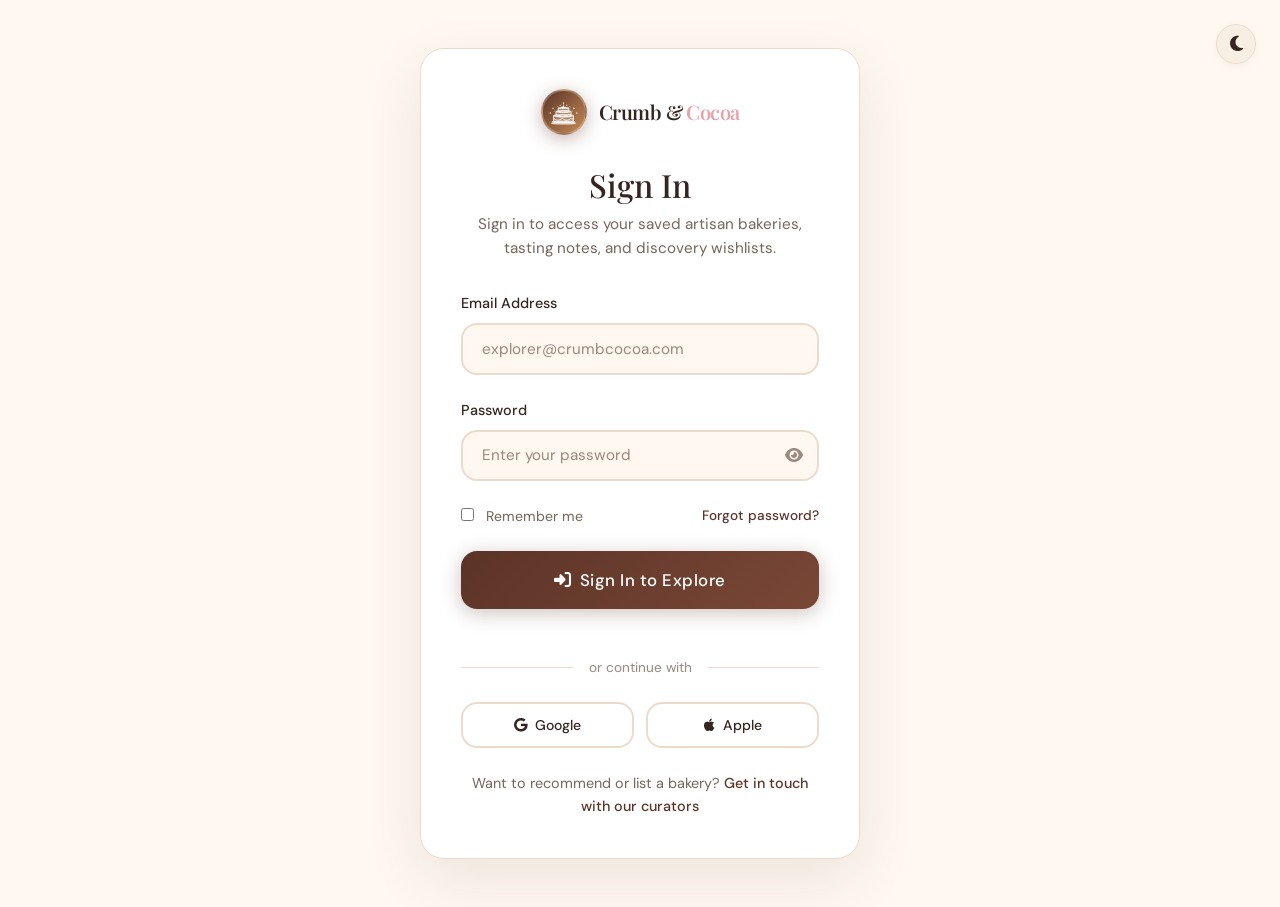
<file: pages/login.html>
<!DOCTYPE html>
<html lang="en" data-theme="light">
<head>
  <meta charset="UTF-8" />
  <meta name="viewport" content="width=device-width, initial-scale=1.0" />
  <meta name="description" content="Sign in to Crumb &amp; Cocoa — Access your saved artisan bakeries, tasting notes, and discovery wishlists." />
  <title>Sign In — Crumb &amp; Cocoa</title>
  <link rel="icon" href="data:image/svg+xml,<svg xmlns=%22http://www.w3.org/2000/svg%22 viewBox=%220 0 100 100%22><text y=%22.9em%22 font-size=%2290%22>🥐</text></svg>">
  <link rel="preconnect" href="https://fonts.googleapis.com">
  <link rel="preconnect" href="https://fonts.gstatic.com" crossorigin>
  <link href="https://fonts.googleapis.com/css2?family=DM+Sans:ital,opsz,wght@0,9..40,100..1000;1,9..40,100..1000&family=Playfair+Display:ital,wght@0,400..900;1,400..900&display=swap" rel="stylesheet">
  <link rel="stylesheet" href="../assets/css/style.css" />
  <link rel="stylesheet" href="../assets/css/dark-mode.css" />
  <link id="rtl-stylesheet" rel="stylesheet" href="../assets/css/rtl.css" disabled />
  <link rel="stylesheet" href="https://cdnjs.cloudflare.com/ajax/libs/font-awesome/6.5.0/css/all.min.css" />
</head>
<body>

<div class="auth-container">
  <div class="auth-form-side">
    <!-- Auth Page Theme Toggle -->
    <div class="auth-controls">
      <button class="nav-icon-btn" onclick="window.Scala.ThemeManager.toggle()" title="Toggle Theme" aria-label="Toggle theme">
        <i class="theme-toggle-icon fas fa-moon"></i>
      </button>
    </div>

    <div class="auth-form-container">
      <a href="../index.html" class="auth-logo">
        <div class="brand-logo">
          <svg viewBox="16 26 68 54" fill="none" xmlns="http://www.w3.org/2000/svg" style="width:33px; height:33px; display:block;">
            <path d="M26 44Q28.5 44 28.5 41.5Q28.5 44 31 44Q28.5 44 28.5 46.5Q28.5 44 26 44Z" fill="#ffffff"/>
            <path d="M20 54Q22.5 54 22.5 51.5Q22.5 54 25 54Q22.5 54 22.5 56.5Q22.5 54 20 54Z" fill="#ffffff"/>
            <path d="M41 38Q43 38 43 36Q43 38 45 38Q43 38 43 40Q43 38 41 38Z" fill="#ffffff"/>
            <path d="M55 38Q57 38 57 36Q57 38 59 38Q57 38 57 40Q57 38 55 38Z" fill="#ffffff"/>
            <path d="M69 44Q71.5 44 71.5 41.5Q71.5 44 74 44Q71.5 44 71.5 46.5Q71.5 44 69 44Z" fill="#ffffff"/>
            <path d="M75 54Q77.5 54 77.5 51.5Q77.5 54 80 54Q77.5 54 77.5 56.5Q77.5 54 75 54Z" fill="#ffffff"/>
            <circle cx="37" cy="41" r="1" fill="#ffffff"/>
            <circle cx="63" cy="41" r="1" fill="#ffffff"/>
            <circle cx="32" cy="50" r="1" fill="#ffffff"/>
            <circle cx="68" cy="50" r="1" fill="#ffffff"/>
            <path d="M50 31C49 33 48.5 35 50 37.5C51.5 35 51 33 50 31Z" fill="#ffffff"/>
            <path d="M50 38C48 40.5 45.5 42 49 44.5C52.5 42 52 40.5 50 38Z" fill="#ffffff"/>
            <path d="M48 42C44.5 40 43 43.5 48.5 44.5Z" fill="#ffffff"/>
            <path d="M52 42C55.5 40 57 43.5 51.5 44.5Z" fill="#ffffff"/>
            <path d="M39 44C39 42.5 61 42.5 61 44V51.5C61 53.5 39 53.5 39 51.5Z" fill="#ffffff" fill-opacity="0.2" stroke="#ffffff" stroke-width="1.8"/>
            <path d="M39 44C39 45.5 61 45.5 61 44" stroke="#ffffff" stroke-width="1.8"/>
            <path d="M39.5 48.5C42.5 51 45.5 51 48.5 48.5C51.5 51 54.5 51 57.5 48.5C59.5 50 60.5 49.5 60.5 48.5" stroke="#ffffff" stroke-width="1.8" stroke-linecap="round" fill="none"/>
            <path d="M34.5 51C34.5 49 65.5 49 65.5 51V60.5C65.5 63 34.5 63 34.5 60.5Z" fill="#ffffff" fill-opacity="0.2" stroke="#ffffff" stroke-width="1.8"/>
            <path d="M34.5 51C34.5 53 65.5 53 65.5 51" stroke="#ffffff" stroke-width="1.8"/>
            <path d="M35 56.5C39 60 43.5 60 48 56.5C52.5 60 57 60 61 56.5C63.5 58.5 65 57.5 65 56.5" stroke="#ffffff" stroke-width="1.8" stroke-linecap="round" fill="none"/>
            <path d="M29.5 59.5C29.5 57 70.5 57 70.5 59.5V70C70.5 73.5 29.5 73.5 29.5 70Z" fill="#ffffff" fill-opacity="0.2" stroke="#ffffff" stroke-width="1.8"/>
            <path d="M29.5 59.5C29.5 62 70.5 62 70.5 59.5" stroke="#ffffff" stroke-width="1.8"/>
            <path d="M30 65C35 70 41 70 47.5 65C54 70 60 70 65 65C68 67.5 70 66.5 70 65" stroke="#ffffff" stroke-width="1.8" stroke-linecap="round" fill="none"/>
            <path d="M27 72C27 70 73 70 73 72C73 74.5 27 74.5 27 72Z" fill="#ffffff" fill-opacity="0.4" stroke="#ffffff" stroke-width="1.6"/>
            <path d="M25 75C25 73 75 73 75 75C75 77.5 25 77.5 25 75Z" fill="#ffffff" fill-opacity="0.6" stroke="#ffffff" stroke-width="1.6"/>
          </svg>
        </div>
        <span class="brand-name">Crumb &amp; <span>Cocoa</span></span>
      </a>

      <h1 class="auth-title">Sign In</h1>
      <p class="auth-subtitle">Sign in to access your saved artisan bakeries, tasting notes, and discovery wishlists.</p>

      <!-- Login form -->
      <form data-validate-form>
        <div class="form-group">
          <label class="form-label" for="email">Email Address</label>
          <input type="email" id="email" class="form-control" placeholder="explorer@crumbcocoa.com" data-validate="required,email" autocomplete="email" />
        </div>
        <div class="form-group">
          <label class="form-label" for="password">Password</label>
          <div class="password-toggle">
            <input type="password" id="password" class="form-control" placeholder="Enter your password" data-validate="required,minLength:6" autocomplete="current-password" />
            <button type="button" class="toggle-btn fas fa-eye" aria-label="Toggle password visibility"></button>
          </div>
        </div>
        <div class="form-group" style="display: flex; justify-content: space-between; align-items: center; flex-wrap: wrap; gap: 0.5rem; margin-top: 1rem; margin-bottom: 1.5rem;">
          <div class="checkbox-group">
            <input type="checkbox" id="remember" />
            <label for="remember" style="font-size: .88rem; color: var(--text-secondary); cursor: pointer;">Remember me</label>
          </div>
          <a href="#" style="font-size: .85rem; color: var(--primary); font-weight: 500; text-decoration: none;">Forgot password?</a>
        </div>
        <button type="submit" class="btn btn-primary btn-lg" style="width:100%;justify-content:center;margin-bottom:1.5rem;">
          <i class="fas fa-sign-in-alt"></i> Sign In to Explore
        </button>
        <div class="auth-divider">or continue with</div>

        <div class="social-signin">
          <button class="social-btn" type="button"><i class="fab fa-google"></i> Google</button>
          <button class="social-btn" type="button"><i class="fab fa-apple"></i> Apple</button>
        </div>
      </form>

      <div class="auth-footer">
        Want to recommend or list a bakery? <a href="contact.html">Get in touch with our curators</a>
      </div>
    </div>
  </div>
</div>

<script src="../assets/js/main.js"></script>
</body>
</html>
</file>
<file: assets/css/style.css>
/* ============================================================
   CRUMB & COCOA — BAKERY & CONFECTIONERY DISCOVERY PLATFORM
   ============================================================ */

@import url('https://fonts.googleapis.com/css2?family=DM+Sans:ital,opsz,wght@0,9..40,100..1000;1,9..40,100..1000&family=Playfair+Display:ital,wght@0,400..900;1,400..900&display=swap');

/* ── CSS Variables ── */
:root {
  --primary: #5B3427;
  /* Warm Cocoa Brown */
  --primary-dark: #3E2118;
  /* Rich Dark Cocoa */
  --primary-light: #7A4736;
  /* Golden Roasted Cocoa */
  --secondary: #C58B55;
  /* Caramel */
  --secondary-light: #D4A373;
  /* Warm Honey Caramel */
  --accent: #E9A0A8;
  /* Soft Strawberry Pink highlight */
  --accent-2: #C58B55;
  /* Caramel secondary accent */
  --white: #ffffff;
  --off-white: #FFF8F0;
  /* Warm Cream */
  --text-primary: #35241F;
  /* Dark Cocoa */
  --text-secondary: #79665C;
  /* Muted Brown */
  --text-light: #9B887E;
  /* Soft Muted Cocoa */
  --bg-primary: #FFF8F0;
  /* Warm Cream */
  --bg-secondary: #F7EFE4;
  /* Soft Warm Buttercream */
  --bg-card: #ffffff;
  /* White Surface */
  --card-overlay: rgba(255, 248, 240, 0.94);
  --border: #ECDBCB;
  /* Soft Dough & Crust Border */
  --shadow-sm: 0 2px 8px rgba(53, 36, 31, 0.04);
  --shadow-md: 0 8px 32px rgba(53, 36, 31, 0.07);
  --shadow-lg: 0 20px 60px rgba(53, 36, 31, 0.09);
  --shadow-xl: 0 30px 80px rgba(53, 36, 31, 0.13);
  --radius-sm: 8px;
  --radius-md: 16px;
  --radius-lg: 24px;
  --radius-xl: 40px;
  --radius-full: 999px;
  --font-display: 'Playfair Display', Georgia, serif;
  --font-body: 'DM Sans', -apple-system, BlinkMacSystemFont, 'Segoe UI', Roboto, sans-serif;
  --font-script: 'Playfair Display', Georgia, serif;
  --transition: all 0.3s cubic-bezier(0.4, 0, 0.2, 1);
  --transition-bounce: all 0.4s cubic-bezier(0.34, 1.56, 0.64, 1);
  --nav-height: 80px;
  --z-nav: 1000;
  --z-modal: 2000;
  --z-toast: 3000;
}

/* ── Reset & Base ── */
*,
*::before,
*::after {
  box-sizing: border-box;
  margin: 0;
  padding: 0;
}

html {
  scroll-behavior: smooth;
  font-size: 16px;
}

body {
  font-family: var(--font-body);
  color: var(--text-primary);
  background: var(--bg-primary);
  line-height: 1.6;
  font-weight: 410;
  /* between 400 and 430 */
  font-size: clamp(0.9rem, 1.5vw, 1.2rem);
  /* 14px to 19px */
  overflow-x: hidden;
  transition: background 0.4s ease, color 0.4s ease;
}

img {
  max-width: 100%;
  height: auto;
  display: block;
}

a {
  text-decoration: none;
  color: inherit;
  transition: var(--transition);
}

ul {
  list-style: none;
}

button {
  cursor: pointer;
  border: none;
  background: none;
  font-family: var(--font-body);
  font-weight: 510;
}

input,
textarea,
select {
  font-family: var(--font-body);
  font-weight: 410;
}

/* ── Typography ── */
h1,
h2,
h3,
h4,
h5,
h6 {
  font-family: var(--font-display);
  line-height: 1.2;
}

h1 {
  font-size: clamp(2.8rem, 6vw, 3.8rem);
  font-weight: 500;
  line-height: 1.15;
}

h2 {
  font-size: clamp(2rem, 4vw, 2.6rem);
  font-weight: 480;
  line-height: 1.2;
}

h3 {
  font-size: clamp(1.5rem, 2.5vw, 1.85rem);
  font-weight: 460;
  line-height: 1.25;
}

h4 {
  font-size: clamp(1.2rem, 2vw, 1.45rem);
  font-weight: 450;
}

h5 {
  font-size: clamp(1.05rem, 1.5vw, 1.25rem);
  font-weight: 450;
}

h6 {
  font-size: clamp(0.95rem, 1.2vw, 1.1rem);
  font-weight: 450;
}

p {
  color: var(--text-secondary);
  line-height: 1.6;
  font-weight: 410;
  font-size: clamp(0.9rem, 1.5vw, 1.2rem);
}

.section-label {
  font-family: var(--font-script);
  font-size: 1.1rem;
  font-weight: 500;
  text-transform: uppercase;
  letter-spacing: 0.1em;
  color: var(--primary);
  display: block;
  margin-bottom: 0.75rem;
  animation: fadeInUp 0.6s ease;
}

.section-title {
  color: var(--text-primary);
  margin-bottom: 1.25rem;
}

.section-desc {
  color: var(--text-secondary);
  font-size: clamp(1rem, 1.8vw, 1.3rem);
  /* Subheading / lead text: 16px to 21px */
  font-weight: 470;
  /* weight 450-500 */
  max-width: 700px;
  margin: 0 auto 3rem;
  line-height: 1.5;
}

.text-center {
  text-align: center;
}

strong,
b {
  font-weight: 500;
  /* Max weight for inline emphasis */
}

/* ── Buttons ── */
.btn {
  display: inline-flex;
  align-items: center;
  gap: 0.5rem;
  padding: 0.85rem 2rem;
  border-radius: var(--radius-full);
  font-family: var(--font-body);
  font-weight: 510;
  /* between 500 and 520 for buttons */
  font-size: clamp(0.9rem, 1.5vw, 1.2rem);
  letter-spacing: 0.5px;
  transition: var(--transition-bounce);
  position: relative;
  overflow: hidden;
}

.btn::before {
  content: '';
  position: absolute;
  inset: 0;
  background: rgba(255, 255, 255, 0.2);
  transform: scaleX(0);
  transform-origin: left;
  transition: transform 0.3s ease;
}

.btn:hover::before {
  transform: scaleX(1);
}

.btn-primary {
  background: linear-gradient(135deg, var(--primary), var(--primary-light));
  color: #fff;
  box-shadow: 0 4px 20px rgba(91, 52, 39, 0.3);
}

.btn-primary:hover {
  transform: translateY(-3px) scale(1.02);
  box-shadow: 0 8px 30px rgba(91, 52, 39, 0.45);
  color: #fff;
}

.btn-secondary {
  background: transparent;
  color: var(--primary);
  border: 2px solid var(--primary);
}

.btn-secondary:hover {
  background: var(--primary);
  color: #fff;
  transform: translateY(-3px);
  box-shadow: var(--shadow-md);
}

.btn-white {
  background: #fff;
  color: var(--primary);
  box-shadow: 0 4px 20px rgba(0, 0, 0, 0.1);
}

.btn-white:hover {
  transform: translateY(-3px);
  box-shadow: 0 8px 30px rgba(0, 0, 0, 0.15);
}

.btn-ghost {
  background: rgba(255, 255, 255, 0.08);
  color: #fff;
  border: 2px solid rgba(255, 255, 255, 0.3);
  backdrop-filter: blur(10px);
}

.btn-ghost:hover {
  background: rgba(255, 255, 255, 0.15);
  border-color: rgba(255, 255, 255, 0.7);
  transform: translateY(-3px);
}

.btn-accent {
  background: linear-gradient(135deg, var(--accent), var(--secondary));
  color: #35241F;
  box-shadow: 0 4px 20px rgba(197, 139, 85, 0.35);
  font-weight: 600;
}

.btn-accent:hover {
  transform: translateY(-3px) scale(1.02);
  box-shadow: 0 8px 30px rgba(197, 139, 85, 0.5);
  color: #35241F;
}

.btn-sm {
  padding: 0.6rem 1.4rem;
  font-size: 0.85rem;
}

.btn-lg {
  padding: 1.1rem 2.8rem;
  font-size: 1.05rem;
}

/* ── Header / Navigation ── */
.header {
  position: fixed;
  top: 0;
  left: 0;
  right: 0;
  height: var(--nav-height);
  z-index: var(--z-nav);
  transition: var(--transition);
  background: transparent;
}

.header.scrolled {
  background: var(--bg-primary);
  box-shadow: var(--shadow-md);
  backdrop-filter: blur(20px);
}

.header.scrolled.dark-nav {
  background: var(--secondary);
}

.nav-container {
  max-width: 1400px;
  margin: 0 auto;
  padding: 0 1.5rem;
  height: 100%;
  display: flex;
  align-items: center;
  justify-content: space-between;
}

/* Brand */
.brand {
  display: flex;
  align-items: center;
  gap: 0.75rem;
  flex-shrink: 0;
}

.brand-logo {
  width: 46px;
  height: 46px;
  background: linear-gradient(135deg, var(--primary), var(--secondary));
  border-radius: 50%;
  display: flex;
  align-items: center;
  justify-content: center;
  transition: var(--transition-bounce);
  box-shadow: 0 4px 18px rgba(91, 52, 39, 0.35);
  border: 2px solid rgba(255, 255, 255, 0.25);
  flex-shrink: 0;
}

.brand-logo svg {
  width: 33px;
  height: 33px;
  display: block;
}

.brand:hover .brand-logo {
  transform: rotate(12deg) scale(1.08);
}

.brand-name {
  font-family: var(--font-display);
  font-weight: 580;
  font-size: 1.35rem;
  color: var(--white);
  letter-spacing: -0.5px;
  display: inline-flex;
  align-items: baseline;
  line-height: 1;
}

.brand-name span {
  color: var(--accent);
  font-family: var(--font-script);
  font-size: 1em;
  margin-left: 0.25rem;
}

.header.scrolled .brand-name {
  color: var(--text-primary);
}

.header.scrolled .brand-name span {
  color: var(--secondary);
}

/* Desktop Nav */
.nav-menu {
  display: none;
  align-items: center;
  gap: 0.25rem;
  position: absolute;
  left: 50%;
  transform: translateX(-50%);
}

.nav-link {
  display: inline-block;
  padding: 0.5rem 1rem;
  font-weight: 470;
  /* between 450 and 500 for nav links */
  font-size: 0.95rem;
  color: rgba(255, 255, 255, 0.9);
  border-radius: var(--radius-sm);
  transition: var(--transition);
  position: relative;
  letter-spacing: 0.3px;
}

.nav-link::after {
  content: '';
  position: absolute;
  bottom: -2px;
  left: 50%;
  right: 50%;
  height: 2px;
  background: var(--accent);
  transition: var(--transition);
  border-radius: 2px;
}

.nav-link:hover::after,
.nav-link.active::after {
  left: 10%;
  right: 10%;
}

.nav-link:hover,
.nav-link.active {
  color: var(--accent);
}

.header.scrolled .nav-link {
  color: var(--text-primary);
}

.header.scrolled .nav-link:hover,
.header.scrolled .nav-link.active {
  color: var(--primary);
}

.header.scrolled .nav-link::after {
  background: var(--primary);
}

/* Nav Actions */
.nav-actions {
  display: none;
  align-items: center;
  gap: 0.75rem;
}

.nav-icon-btn {
  width: 40px;
  height: 40px;
  border-radius: 50%;
  display: flex;
  align-items: center;
  justify-content: center;
  font-size: 1.1rem;
  color: rgba(255, 255, 255, 0.9);
  transition: var(--transition-bounce);
  background: rgba(255, 255, 255, 0.1);
  backdrop-filter: blur(10px);
}

.nav-icon-btn:hover {
  background: var(--primary);
  color: #fff;
  transform: scale(1.1);
}

.header.scrolled .nav-icon-btn {
  color: var(--text-primary);
  background: var(--bg-secondary);
}

/* Hamburger */
.hamburger {
  width: 44px;
  height: 44px;
  display: flex;
  flex-direction: column;
  justify-content: center;
  align-items: center;
  gap: 5px;
  cursor: pointer;
  border-radius: var(--radius-sm);
  transition: var(--transition);
  background: rgba(255, 255, 255, 0.1);
  backdrop-filter: blur(10px);
}

.hamburger span {
  display: block;
  width: 22px;
  height: 2px;
  background: #fff;
  border-radius: 2px;
  transition: var(--transition);
}

.hamburger:hover {
  background: rgba(255, 255, 255, 0.2);
}

.hamburger.active span:nth-child(1) {
  transform: translateY(7px) rotate(45deg);
}

.hamburger.active span:nth-child(2) {
  opacity: 0;
  transform: scaleX(0);
}

.hamburger.active span:nth-child(3) {
  transform: translateY(-7px) rotate(-45deg);
}

.header.scrolled .hamburger span {
  background: var(--text-primary);
}

.header.scrolled .hamburger {
  background: var(--bg-secondary);
}

/* Mobile Menu Overlay */
.mobile-menu {
  position: fixed;
  top: 0;
  left: 0;
  right: 0;
  bottom: 0;
  background: linear-gradient(135deg, var(--secondary) 0%, #2d1b3d 100%);
  z-index: calc(var(--z-nav) + 10);
  display: flex;
  flex-direction: column;
  justify-content: center;
  align-items: center;
  gap: 1.25rem;
  transform: translateX(100%);
  transition: transform 0.4s cubic-bezier(0.4, 0, 0.2, 1);
  padding: 2rem;
  overflow-y: auto;
  -webkit-overflow-scrolling: touch;
}

@media (max-height: 680px) {
  .mobile-menu {
    justify-content: flex-start;
    padding-top: 5rem;
    padding-bottom: 2rem;
    gap: 0.75rem;
  }

  .mobile-menu-actions {
    margin-top: 1rem;
  }
}

/* Tablet adjustments: menu starts at top instead of vertically centered */
@media (min-width: 768px) and (max-width: 1024px) {
  .mobile-menu {
    justify-content: flex-start;
    padding-top: 5rem;
  }
}

.mobile-menu.open {
  transform: translateX(0);
}

.mobile-menu .nav-link {
  font-size: 1.8rem;
  font-family: var(--font-display);
  color: rgba(255, 255, 255, 0.8);
  padding: 0.5rem 2rem;
  text-align: center;
  opacity: 0;
  transform: translateY(20px);
  transition: opacity 0.3s ease, transform 0.3s ease, color 0.3s ease;
}

.mobile-menu.open .nav-link {
  opacity: 1;
  transform: translateY(0);
}

.mobile-menu.open .nav-link:nth-child(1) {
  transition-delay: 0.1s;
}

.mobile-menu.open .nav-link:nth-child(2) {
  transition-delay: 0.15s;
}

.mobile-menu.open .nav-link:nth-child(3) {
  transition-delay: 0.2s;
}

.mobile-menu.open .nav-link:nth-child(4) {
  transition-delay: 0.25s;
}

.mobile-menu.open .nav-link:nth-child(5) {
  transition-delay: 0.3s;
}

.mobile-menu.open .nav-link:nth-child(6) {
  transition-delay: 0.35s;
}

.mobile-menu .nav-link:hover {
  color: var(--accent);
}

.mobile-menu-actions {
  display: flex;
  flex-direction: column;
  align-items: center;
  gap: 1rem;
  width: 100%;
  max-width: min(460px, 100%);
  margin-top: 1.5rem;
  opacity: 0;
  transform: translateY(20px);
  transition: opacity 0.3s ease 0.4s, transform 0.3s ease 0.4s;
}

.mobile-menu-row {
  display: flex;
  gap: 1rem;
  width: 100%;
  justify-content: center;
}

.mobile-menu-row .btn {
  flex: 1;
  min-width: 0 !important;
  justify-content: center;
}

.mobile-menu-actions>.btn {
  width: 100%;
}

.mobile-menu.open .mobile-menu-actions {
  opacity: 1;
  transform: translateY(0);
}

.mobile-close {
  position: absolute;
  top: 1.5rem;
  right: 1.5rem;
  width: 44px;
  height: 44px;
  background: rgba(255, 255, 255, 0.1);
  border-radius: 50%;
  display: flex;
  align-items: center;
  justify-content: center;
  color: #fff;
  font-size: 1.2rem;
  transition: var(--transition-bounce);
}

.mobile-close:hover {
  background: var(--primary);
  transform: rotate(90deg) scale(1.1);
}

/* ── Hero Section ── */
.hero {
  min-height: 75vh;
  position: relative;
  display: flex;
  align-items: center;
  overflow: hidden;
  background: linear-gradient(135deg, var(--secondary) 0%, #1d122b 50%, #0d0d1a 100%);
}

.hero-bg {
  position: absolute;
  inset: 0;
  overflow: hidden;
}

.hero-bg img {
  width: 100%;
  height: 100%;
  object-fit: cover;
  opacity: 0.5;
  transform: scale(1.1);
  animation: heroZoom 20s ease-in-out infinite alternate;
}

@keyframes heroZoom {
  0% {
    transform: scale(1.1);
  }

  100% {
    transform: scale(1.2);
  }
}

.hero-overlay {
  position: absolute;
  inset: 0;
  background: linear-gradient(135deg, rgba(26, 26, 46, 0.55) 0%, rgba(26, 26, 46, 0.3) 50%, rgba(201, 24, 74, 0.02) 100%);
}

.hero-particles {
  position: absolute;
  inset: 0;
  pointer-events: none;
}

.particle {
  position: absolute;
  width: 4px;
  height: 4px;
  background: var(--accent);
  border-radius: 50%;
  opacity: 0.6;
  animation: float var(--dur, 8s) ease-in-out infinite var(--delay, 0s);
}

@keyframes float {

  0%,
  100% {
    transform: translateY(0) rotate(0deg);
    opacity: 0.6;
  }

  50% {
    transform: translateY(-30px) rotate(180deg);
    opacity: 1;
  }
}

.hero-container {
  position: relative;
  max-width: 1400px;
  margin: 0 auto;
  padding: 3.5rem 1.5rem;
  padding-top: calc(var(--nav-height) + 3.5rem);
  width: 100%;
}

.hero-content {
  max-width: 750px;
  margin: 0 auto;
  text-align: center;
  display: flex;
  flex-direction: column;
  align-items: center;
  justify-content: center;
}

.hero-badge {
  display: inline-flex;
  align-items: center;
  gap: 0.5rem;
  background: rgba(233, 196, 106, 0.15);
  border: 1px solid rgba(233, 196, 106, 0.4);
  color: var(--accent);
  padding: 0.5rem 1.2rem;
  border-radius: var(--radius-full);
  font-size: 0.85rem;
  font-weight: 500;
  letter-spacing: 1px;
  text-transform: uppercase;
  margin-bottom: 1.5rem;
  animation: fadeInDown 0.8s ease;
  backdrop-filter: blur(10px);
}

.hero-badge i {
  animation: spin 4s linear infinite;
}

@keyframes spin {
  0% {
    transform: rotate(0deg);
  }

  100% {
    transform: rotate(360deg);
  }
}

.hero-title {
  font-size: clamp(2.4rem, 4.8vw, 3.4rem);
  color: #fff;
  margin-bottom: 1.25rem;
  animation: fadeInUp 0.8s ease 0.2s both;
  text-shadow: 0 4px 20px rgba(0, 0, 0, 0.3);
  line-height: 1.15;
}

.hero-title .accent-text {
  color: var(--accent);
  font-family: var(--font-script);
  font-size: 1.1em;
  display: block;
}

.hero-desc {
  color: rgba(255, 255, 255, 0.8);
  font-size: clamp(0.95rem, 1.3vw, 1.1rem);
  margin-bottom: 2rem;
  animation: fadeInUp 0.8s ease 0.4s both;
  max-width: 550px;
  margin-left: auto;
  margin-right: auto;
}

.hero-actions {
  display: flex;
  gap: 1rem;
  flex-wrap: wrap;
  justify-content: center;
  animation: fadeInUp 0.8s ease 0.6s both;
}

.hero-stats {
  display: flex;
  gap: 1.5rem;
  margin-top: 2rem;
  animation: fadeInUp 0.8s ease 0.8s both;
  flex-wrap: wrap;
  justify-content: center;
}

.hero-stat {
  text-align: center;
  padding: 0.85rem 1.5rem;
  background: var(--bg-card);
  border: 1.5px solid var(--border);
  border-radius: var(--radius-md);
  backdrop-filter: blur(12px);
  transition: var(--transition-bounce);
  box-shadow: var(--shadow-md);
}

.hero-stat:hover {
  transform: translateY(-5px);
  background: var(--bg-card);
  border-color: var(--primary);
  box-shadow: var(--shadow-lg);
}

.hero-stat-number {
  font-family: var(--font-display);
  font-size: 1.75rem;
  font-weight: 600;
  color: var(--primary);
  display: block;
}

.hero-stat-label {
  font-size: 0.82rem;
  color: var(--text-secondary);
  font-weight: 500;
  letter-spacing: 0.5px;
}

.hero-scroll {
  position: absolute;
  bottom: 2rem;
  left: 50%;
  transform: translateX(-50%);
  display: flex;
  flex-direction: column;
  align-items: center;
  gap: 0.5rem;
  color: rgba(255, 255, 255, 0.6);
  font-size: 0.8rem;
  letter-spacing: 1px;
  animation: fadeIn 1s ease 1.5s both;
}

.hero-scroll span {
  writing-mode: horizontal-tb;
}

.scroll-line {
  width: 1px;
  height: 50px;
  background: linear-gradient(to bottom, rgba(255, 255, 255, 0.6), transparent);
  animation: scrollPulse 2s ease-in-out infinite;
}

@keyframes scrollPulse {

  0%,
  100% {
    opacity: 0.4;
    transform: scaleY(1);
  }

  50% {
    opacity: 1;
    transform: scaleY(1.2);
  }
}

/* ── Section Common ── */
.section {
  padding: 6rem 1.5rem;
  position: relative;
  z-index: 1;
}

.section::before {
  content: '';
  position: absolute;
  inset: 0;
  background-size: cover;
  background-position: center;
  background-repeat: no-repeat;
  z-index: -1;
  pointer-events: none;
  transition: opacity 0.4s ease;
}

:root .section::before {
  opacity: 0.065; /* Faint watermark for light theme (more visible) */
}

[data-theme="dark"] .section::before {
  opacity: 0.045; /* Faint watermark for dark theme (more visible) */
  filter: invert(1) brightness(0.8) contrast(1.2);
}

.section:nth-of-type(odd)::before {
  background-image: url('../images/candy-bg-1.jpg');
}

.section:nth-of-type(even)::before {
  background-image: url('../images/candy-bg-2.png');
}

.section-sm {
  padding: 4rem 1.5rem;
}

.bg-secondary-section {
  background: var(--bg-secondary);
}

.container {
  max-width: 1200px;
  margin: 0 auto;
}

.container-lg {
  max-width: 1400px;
  margin: 0 auto;
}

/* ── Features Grid ── */
.features-grid {
  display: grid;
  grid-template-columns: repeat(auto-fit, minmax(280px, 1fr));
  gap: 2rem;
}

.feature-card {
  background: var(--bg-card);
  border: 1px solid var(--border);
  border-radius: var(--radius-lg);
  padding: 0 0 2.5rem 0;
  text-align: center;
  transition: var(--transition-bounce);
  position: relative;
  overflow: hidden;
  display: flex;
  flex-direction: column;
  height: 100%;
}

.feature-card-img-wrapper {
  width: 100%;
  height: 200px;
  overflow: hidden;
  margin-bottom: 1.5rem;
  border-bottom: 1px solid var(--border);
}

@media (min-width: 1024px) {
  .feature-card-img-wrapper {
    height: 220px;
  }
}

.feature-card-img {
  width: 100%;
  height: 100%;
  object-fit: cover;
  transition: transform 0.6s cubic-bezier(0.4, 0, 0.2, 1);
}

.feature-card:hover .feature-card-img {
  transform: scale(1.08);
}

.feature-card-content {
  padding: 0 2rem;
  display: flex;
  flex-direction: column;
  align-items: center;
  flex-grow: 1;
}

.feature-card::before {
  content: '';
  position: absolute;
  top: 0;
  left: 0;
  right: 0;
  height: 3px;
  background: linear-gradient(90deg, var(--primary), var(--accent));
  transform: scaleX(0);
  transform-origin: left;
  transition: var(--transition);
}

.feature-card:hover {
  transform: translateY(-8px);
  box-shadow: var(--shadow-lg);
}

.feature-card:hover::before {
  transform: scaleX(1);
}

.feature-icon {
  width: 70px;
  height: 70px;
  background: linear-gradient(135deg, rgba(194, 99, 27, 0.1), rgba(194, 99, 27, 0.05));
  border-radius: 50%;
  display: flex;
  align-items: center;
  justify-content: center;
  font-size: 1.8rem;
  margin: 0 auto 1.5rem;
  color: var(--primary);
  transition: var(--transition-bounce);
  border: 2px solid rgba(194, 99, 27, 0.15);
}

.feature-card:hover .feature-icon {
  background: linear-gradient(135deg, var(--primary), var(--primary-light));
  color: #fff;
  transform: scale(1.15) rotate(5deg);
  border-color: transparent;
  box-shadow: 0 8px 24px rgba(194, 99, 27, 0.35);
}

.feature-card h3 {
  margin-bottom: 0.75rem;
  font-size: 1.3rem;
  min-height: 2.8rem;
  display: flex;
  align-items: center;
  justify-content: center;
}

.feature-card p {
  font-size: 0.95rem;
  flex-grow: 1;
}

/* ── Classes Section ── */
.classes-grid {
  display: grid;
  grid-template-columns: repeat(auto-fit, minmax(300px, 1fr));
  gap: 2rem;
}

.class-card {
  border-radius: var(--radius-lg);
  overflow: hidden;
  background: var(--bg-card);
  box-shadow: var(--shadow-sm);
  transition: var(--transition-bounce);
  border: 1px solid var(--border);
  display: flex;
  flex-direction: column;
  height: 100%;
}

.class-card:hover {
  transform: translateY(-10px);
  box-shadow: var(--shadow-xl);
}

.class-card-img {
  position: relative;
  height: 220px;
  overflow: hidden;
  flex-shrink: 0;
}

.class-card-img img {
  width: 100%;
  height: 100%;
  object-fit: cover;
  transition: transform 0.6s ease;
}

.class-card:hover .class-card-img img {
  transform: scale(1.1);
}

.class-badge {
  position: absolute;
  top: 1rem;
  left: 1rem;
  background: linear-gradient(135deg, var(--primary), var(--primary-light));
  color: #fff;
  padding: 0.3rem 0.9rem;
  border-radius: var(--radius-full);
  font-size: 0.75rem;
  font-weight: 550;
  letter-spacing: 0.5px;
  text-transform: uppercase;
}

.class-card-body {
  padding: 1.5rem;
  display: flex;
  flex-direction: column;
  align-items: center;
  text-align: center;
  flex-grow: 1;
}

.class-card-body h3 {
  margin-bottom: 0.5rem;
  font-size: 1.2rem;
  min-height: 2.8rem;
  display: flex;
  align-items: center;
  justify-content: center;
}

.class-meta {
  display: flex;
  gap: 1rem;
  margin: 0.75rem 0;
  flex-wrap: wrap;
  justify-content: center;
}

.class-meta span {
  display: flex;
  align-items: center;
  gap: 0.3rem;
  font-size: 0.82rem;
  color: var(--text-light);
}

.class-meta span i {
  color: var(--primary);
}

.class-level {
  display: flex;
  gap: 4px;
  margin: 0.5rem 0 1rem;
  justify-content: center;
}

.level-dot {
  width: 8px;
  height: 8px;
  border-radius: 50%;
  background: var(--border);
}

.level-dot.filled {
  background: var(--primary);
}

.class-footer {
  display: flex;
  flex-direction: column;
  align-items: center;
  gap: 0.75rem;
  padding-top: 1rem;
  border-top: 1px solid var(--border);
  width: 100%;
  margin-top: auto;
}

.class-price {
  font-family: var(--font-display);
  font-weight: 550;
  font-size: 1.3rem;
  color: var(--primary);
}

.class-price span {
  font-size: 0.8rem;
  color: var(--text-light);
  font-family: var(--font-body);
}

/* ── Apparatus Section ── */
.apparatus-grid {
  display: grid;
  grid-template-columns: repeat(auto-fit, minmax(250px, 1fr));
  gap: 1.5rem;
}

@media (min-width: 768px) and (max-width: 1023px) {
  .apparatus-grid {
    grid-template-columns: repeat(2, 1fr);
  }

  .apparatus-grid .apparatus-card:nth-child(3) {
    grid-column: span 2;
    justify-self: center;
    width: 100%;
    max-width: 350px;
  }
}

.apparatus-card {
  position: relative;
  height: 350px;
  border-radius: var(--radius-lg);
  overflow: hidden;
  cursor: pointer;
}

.apparatus-card img {
  width: 100%;
  height: 100%;
  object-fit: cover;
  transition: transform 0.6s ease;
}

.apparatus-card:hover img {
  transform: scale(1.1);
}

.apparatus-overlay {
  position: absolute;
  inset: 0;
  background: linear-gradient(to top, rgba(26, 26, 46, 0.95) 0%, rgba(26, 26, 46, 0.3) 50%, transparent 100%);
  display: flex;
  flex-direction: column;
  justify-content: flex-end;
  align-items: center;
  text-align: center;
  padding: 2rem;
  transition: var(--transition);
}

.apparatus-card:hover .apparatus-overlay {
  background: linear-gradient(to top, rgba(201, 24, 74, 0.9) 0%, rgba(201, 24, 74, 0.5) 50%, transparent 100%);
}

.apparatus-overlay h3 {
  color: #fff;
  margin-bottom: 0.5rem;
}

.apparatus-overlay p {
  color: rgba(255, 255, 255, 0.8);
  font-size: 0.9rem;
  max-height: 0;
  overflow: hidden;
  transition: max-height 0.4s ease;
}

.apparatus-card:hover .apparatus-overlay p {
  max-height: 100px;
}

.apparatus-tag {
  display: inline-block;
  background: rgba(233, 196, 106, 0.3);
  border: 1px solid var(--accent);
  color: var(--accent);
  padding: 0.2rem 0.7rem;
  border-radius: var(--radius-full);
  font-size: 0.75rem;
  font-weight: 500;
  letter-spacing: 0.5px;
  margin-bottom: 0.75rem;
}

/* ── Gallery / Showcase ── */
.gallery-grid {
  display: grid;
  grid-template-columns: repeat(auto-fill, minmax(260px, 1fr));
  grid-auto-rows: 250px;
  gap: 1.25rem;
}

.gallery-item {
  position: relative;
  border-radius: var(--radius-md);
  overflow: hidden;
  cursor: pointer;
  height: 250px;
  width: 100%;
}

.gallery-item img {
  width: 100%;
  height: 100%;
  object-fit: cover;
  display: block;
  transition: transform 0.5s cubic-bezier(0.4, 0, 0.2, 1);
}

.gallery-item:hover img {
  transform: scale(1.08);
}

.gallery-item-overlay {
  position: absolute;
  inset: 0;
  background: linear-gradient(to top, rgba(20, 12, 6, 0.65) 0%, rgba(20, 12, 6, 0.15) 50%, rgba(0, 0, 0, 0.05) 100%);
  opacity: 0;
  display: flex;
  align-items: center;
  justify-content: center;
  transition: opacity 0.35s ease;
  backdrop-filter: brightness(1.05);
}

.gallery-item:hover .gallery-item-overlay {
  opacity: 1;
}

.gallery-item-overlay i {
  width: 52px;
  height: 52px;
  border-radius: 50%;
  background: rgba(255, 255, 255, 0.94);
  color: var(--primary-dark);
  display: flex;
  align-items: center;
  justify-content: center;
  font-size: 1.2rem;
  box-shadow: 0 8px 24px rgba(0, 0, 0, 0.35);
  transform: scale(0.75);
  transition: transform 0.35s cubic-bezier(0.34, 1.56, 0.64, 1), background 0.3s ease, color 0.3s ease;
}

.gallery-item:hover .gallery-item-overlay i {
  transform: scale(1);
}

.gallery-item-overlay i:hover {
  background: var(--primary);
  color: #ffffff;
}

/* ── Lightbox Modal ── */
.lightbox-modal {
  position: fixed;
  inset: 0;
  z-index: 9999;
  display: flex;
  align-items: center;
  justify-content: center;
  opacity: 0;
  visibility: hidden;
  transition: opacity 0.3s ease, visibility 0.3s ease;
  padding: 1.5rem;
}

.lightbox-modal.open {
  opacity: 1;
  visibility: visible;
}

.lightbox-overlay {
  position: absolute;
  inset: 0;
  background: rgba(15, 10, 5, 0.88);
  backdrop-filter: blur(12px);
}

.lightbox-content {
  position: relative;
  z-index: 10;
  width: 840px;
  max-width: 92vw;
  display: flex;
  flex-direction: column;
  align-items: center;
  justify-content: center;
  animation: lightboxZoom 0.35s cubic-bezier(0.34, 1.56, 0.64, 1);
}

@keyframes lightboxZoom {
  from {
    transform: scale(0.85);
    opacity: 0;
  }
  to {
    transform: scale(1);
    opacity: 1;
  }
}

.lightbox-img-wrapper {
  width: 100%;
  height: 500px;
  max-height: 70vh;
  border-radius: var(--radius-lg);
  overflow: hidden;
  box-shadow: 0 24px 60px rgba(0, 0, 0, 0.6);
  border: 3px solid rgba(255, 255, 255, 0.22);
  background: var(--bg-card);
}

.lightbox-img {
  width: 100%;
  height: 100%;
  object-fit: cover;
  display: block;
}

.lightbox-caption {
  color: #ffffff;
  font-family: var(--font-display);
  font-size: 1.1rem;
  margin-top: 1rem;
  text-align: center;
  font-weight: 500;
  letter-spacing: 0.3px;
}

.lightbox-close {
  position: absolute;
  top: -45px;
  right: 0;
  background: rgba(255, 255, 255, 0.2);
  color: #ffffff;
  border: none;
  width: 40px;
  height: 40px;
  border-radius: 50%;
  font-size: 1.6rem;
  cursor: pointer;
  display: flex;
  align-items: center;
  justify-content: center;
  transition: background 0.2s ease, transform 0.2s ease;
}

.lightbox-close:hover {
  background: var(--primary);
  transform: scale(1.1);
}

/* ── Party Packages ── */
.packages-grid {
  display: grid;
  grid-template-columns: repeat(auto-fit, minmax(280px, 1fr));
  gap: 2rem;
  align-items: start;
}

.package-card {
  background: var(--bg-card);
  border: 2px solid var(--border);
  border-radius: var(--radius-lg);
  padding: 2.5rem;
  text-align: center;
  display: flex;
  flex-direction: column;
  align-items: center;
  transition: var(--transition-bounce);
  position: relative;
  overflow: hidden;
  height: 100%;
}

.package-card.featured {
  border-color: var(--primary);
  background: linear-gradient(135deg, rgba(201, 24, 74, 0.05), rgba(255, 77, 109, 0.02));
  box-shadow: var(--shadow-lg);
  transform: scale(1.03);
}

.package-card:hover:not(.featured) {
  transform: translateY(-8px);
  box-shadow: var(--shadow-lg);
  border-color: var(--primary-light);
}

.package-card:hover.featured {
  transform: scale(1.03) translateY(-5px);
}

.package-badge {
  position: absolute;
  top: -1px;
  left: 50%;
  transform: translateX(-50%);
  background: linear-gradient(135deg, var(--primary), var(--accent));
  color: #fff;
  padding: 0.5rem 1.2rem;
  font-size: 0.75rem;
  font-weight: 550;
  letter-spacing: 1px;
  border-radius: 0 0 var(--radius-md) var(--radius-md);
}

.package-icon {
  font-size: 3rem;
  margin-bottom: 1rem;
  display: block;
  animation: pulse 3s ease-in-out infinite;
}

@keyframes pulse {

  0%,
  100% {
    transform: scale(1);
  }

  50% {
    transform: scale(1.05);
  }
}

.package-name {
  margin-bottom: 0.5rem;
  font-size: 1.4rem;
  color: var(--text-primary);
  min-height: 3rem;
  display: flex;
  align-items: center;
  justify-content: center;
}

.package-price {
  font-family: var(--font-display);
  font-size: 3rem;
  font-weight: 550;
  color: var(--primary);
  line-height: 1;
  margin: 1rem 0;
}

.package-price sup {
  font-size: 1.2rem;
  vertical-align: super;
}

.package-price sub {
  font-size: 0.9rem;
  color: var(--text-light);
  font-family: var(--font-body);
  vertical-align: bottom;
}

.package-desc {
  margin-bottom: 1.5rem;
  font-size: 0.9rem;
  min-height: 2.8rem;
  display: flex;
  align-items: center;
  justify-content: center;
}

.package-features {
  text-align: left;
  margin-bottom: 2rem;
  width: max-content;
  max-width: 100%;
  flex-grow: 1;
}

.package-card .btn {
  margin-top: auto;
}

.package-features li {
  display: flex;
  align-items: center;
  gap: 0.75rem;
  padding: 0.4rem 0;
  font-size: 0.9rem;
  color: var(--text-secondary);
  border-bottom: 1px solid var(--border);
}

.package-features li:last-child {
  border-bottom: none;
}

.package-features li i {
  color: var(--primary);
  font-size: 0.85rem;
  flex-shrink: 0;
}

/* ── Testimonials ── */
.testimonials-grid {
  display: grid;
  grid-template-columns: repeat(auto-fit, minmax(300px, 1fr));
  gap: 2rem;
}

.testimonial-card {
  background: var(--bg-card);
  border: 1px solid var(--border);
  border-radius: var(--radius-lg);
  padding: 2rem;
  transition: var(--transition-bounce);
  position: relative;
  display: flex;
  flex-direction: column;
  align-items: center;
  text-align: center;
  height: 100%;
}

.testimonial-card::before {
  content: '\201C';
  position: absolute;
  top: 1rem;
  right: 1.5rem;
  font-family: var(--font-display);
  font-size: 5rem;
  color: rgba(201, 24, 74, 0.15);
  line-height: 1;
}

.testimonial-card:hover {
  transform: translateY(-6px);
  box-shadow: var(--shadow-lg);
}

.testimonial-stars {
  color: var(--accent);
  margin-bottom: 1rem;
  font-size: 1rem;
}

.testimonial-text {
  font-style: italic;
  margin-bottom: 1.5rem;
  font-size: 0.95rem;
  flex-grow: 1;
  display: flex;
  align-items: center;
  justify-content: center;
}

.testimonial-author {
  display: flex;
  flex-direction: column;
  align-items: center;
  gap: 0.5rem;
  text-align: center;
  margin-top: auto;
}

.testimonial-avatar {
  width: 48px;
  height: 48px;
  border-radius: 50%;
  overflow: hidden;
  border: 2px solid var(--primary);
}

.testimonial-avatar img {
  width: 100%;
  height: 100%;
  object-fit: cover;
}

.testimonial-name {
  font-weight: 500;
  font-size: 0.95rem;
}

.testimonial-role {
  font-size: 0.8rem;
  color: var(--text-light);
}

/* ── CTA Banner ── */
.cta-banner {
  background: linear-gradient(135deg, var(--secondary) 0%, #2d1b3d 50%, var(--primary-dark) 100%);
  padding: 5rem 1.5rem;
  text-align: center;
  position: relative;
  overflow: hidden;
}

.cta-banner::before {
  content: '';
  position: absolute;
  top: -50%;
  left: -50%;
  width: 200%;
  height: 200%;
  background: radial-gradient(ellipse at center, rgba(201, 24, 74, 0.2) 0%, transparent 60%);
  animation: rotateBg 20s linear infinite;
}

@keyframes rotateBg {
  0% {
    transform: rotate(0deg);
  }

  100% {
    transform: rotate(360deg);
  }
}

.cta-banner h2 {
  color: #fff;
  margin-bottom: 1rem;
  position: relative;
}

.cta-banner p {
  color: rgba(255, 255, 255, 0.75);
  margin-bottom: 2.5rem;
  position: relative;
}

.cta-actions {
  display: flex;
  gap: 1rem;
  justify-content: center;
  flex-wrap: wrap;
  position: relative;
}

/* Ensure all buttons inside a section action area containing multiple buttons are of identical size */
.hero-actions .btn,
.cta-actions .btn,
.hero2-actions .btn,
.about-actions .btn,
.contact-actions .btn,
.mobile-menu-actions .btn {
  min-width: 300px;
  justify-content: center;
  align-items: center;
}

/* ── Team Section ── */
.team-grid {
  display: grid;
  grid-template-columns: repeat(auto-fit, minmax(240px, 1fr));
  gap: 2rem;
}

.team-card {
  text-align: center;
  transition: var(--transition-bounce);
  display: flex;
  flex-direction: column;
  align-items: center;
  height: 100%;
}

.team-card:hover {
  transform: translateY(-8px);
}

.team-avatar {
  position: relative;
  width: 180px;
  height: 180px;
  margin: 0 auto 1.5rem;
  border-radius: 50%;
  overflow: hidden;
  border: 4px solid transparent;
  background: linear-gradient(var(--bg-card), var(--bg-card)) padding-box,
    linear-gradient(135deg, var(--primary), var(--accent)) border-box;
  transition: var(--transition);
}

.team-avatar img {
  width: 100%;
  height: 100%;
  object-fit: cover;
}

.team-card:hover .team-avatar {
  box-shadow: 0 12px 40px rgba(201, 24, 74, 0.3);
}

.team-social {
  position: absolute;
  inset: 0;
  background: rgba(201, 24, 74, 0.85);
  display: flex;
  align-items: center;
  justify-content: center;
  gap: 0.75rem;
  border-radius: 50%;
  opacity: 0;
  transition: var(--transition);
}

.team-card:hover .team-social {
  opacity: 1;
}

.team-social a {
  width: 36px;
  height: 36px;
  background: rgba(255, 255, 255, 0.2);
  border-radius: 50%;
  display: flex;
  align-items: center;
  justify-content: center;
  color: #fff;
  font-size: 0.9rem;
  transition: var(--transition-bounce);
}

.team-social a:hover {
  background: #fff;
  color: var(--primary);
  transform: scale(1.15);
}

.team-name {
  font-size: 1.2rem;
  margin-bottom: 0.3rem;
}

.team-role {
  color: var(--primary);
  font-size: 0.85rem;
  font-weight: 500;
  letter-spacing: 0.5px;
}

.team-desc {
  font-size: 0.88rem;
  margin-top: 0.5rem;
  flex-grow: 1;
}

/* ── Blog ── */
.blog-grid {
  display: grid;
  grid-template-columns: repeat(auto-fit, minmax(300px, 1fr));
  gap: 2rem;
}

.blog-card {
  background: var(--bg-card);
  border: 1px solid var(--border);
  border-radius: var(--radius-lg);
  overflow: hidden;
  transition: var(--transition-bounce);
  display: flex;
  flex-direction: column;
  height: 100%;
}

.blog-card:hover {
  transform: translateY(-8px);
  box-shadow: var(--shadow-xl);
}

.blog-card-img {
  height: auto;
  aspect-ratio: 1.5;
  overflow: hidden;
  position: relative;
  background-color: #F4EFEB;
}

@media (min-width: 1024px) {
  .blog-card-img {
    height: auto;
    aspect-ratio: 1.5;
  }
}

.blog-card-img img {
  width: 100%;
  height: 100%;
  object-fit: cover;
  transition: transform 0.5s ease;
}

.blog-card:hover .blog-card-img img {
  transform: scale(1.03);
}

.blog-category {
  position: absolute;
  top: 1rem;
  left: 1rem;
  background: var(--primary);
  color: #fff;
  padding: 0.25rem 0.8rem;
  border-radius: var(--radius-full);
  font-size: 0.75rem;
  font-weight: 550;
  letter-spacing: 0.5px;
}

.blog-card-body {
  padding: 1.5rem;
  display: flex;
  flex-direction: column;
  align-items: center;
  text-align: center;
  flex-grow: 1;
}

.blog-meta {
  display: flex;
  gap: 1rem;
  font-size: 0.8rem;
  color: var(--text-light);
  margin-bottom: 0.75rem;
  justify-content: center;
}

.blog-meta span {
  display: flex;
  align-items: center;
  gap: 0.3rem;
}

.blog-card-body h3 {
  font-size: 1.1rem;
  margin-bottom: 0.5rem;
  transition: var(--transition);
  min-height: 2.8rem;
  display: flex;
  align-items: center;
  justify-content: center;
}

.blog-card:hover h3 {
  color: var(--primary);
}

.blog-card-body p {
  font-size: 0.88rem;
  margin-bottom: 1rem;
  flex-grow: 1;
}

.blog-read-more {
  margin-top: auto;
  display: inline-flex;
  align-items: center;
  gap: 0.4rem;
  color: var(--primary);
  font-weight: 500;
  font-size: 0.88rem;
  transition: var(--transition);
  margin: 0 auto;
}

.blog-read-more:hover {
  gap: 0.7rem;
}

.blog-read-more:hover i {
  transform: translateX(3px);
}

/* ── Contact Section ── */
.contact-grid {
  display: grid;
  grid-template-columns: 1fr;
  gap: 3rem;
}

.contact-info h3 {
  margin-bottom: 1.5rem;
}

.contact-items {
  display: flex;
  flex-direction: column;
  gap: 1.5rem;
}

.contact-item {
  display: flex;
  gap: 1rem;
  align-items: flex-start;
  padding: 1.25rem;
  background: var(--bg-secondary);
  border-radius: var(--radius-md);
  border: 1px solid var(--border);
  transition: var(--transition-bounce);
}

.contact-item:hover {
  transform: translateX(5px);
  box-shadow: var(--shadow-md);
  border-color: var(--primary-light);
}

.contact-item-icon {
  width: 44px;
  height: 44px;
  background: linear-gradient(135deg, var(--primary), var(--primary-light));
  border-radius: var(--radius-sm);
  display: flex;
  align-items: center;
  justify-content: center;
  color: #fff;
  font-size: 1rem;
  flex-shrink: 0;
}

.contact-item-label {
  font-size: 0.78rem;
  color: var(--text-secondary);
  font-weight: 500;
  letter-spacing: 0.5px;
  text-transform: uppercase;
}

.contact-item-value {
  font-weight: 500;
  font-size: 0.95rem;
  color: var(--text-primary);
}

.social-links {
  display: flex;
  gap: 0.75rem;
  margin-top: 2rem;
}

.social-link {
  width: 44px;
  height: 44px;
  background: var(--bg-secondary);
  border: 1px solid var(--border);
  border-radius: 50%;
  display: flex;
  align-items: center;
  justify-content: center;
  color: var(--text-secondary);
  font-size: 1rem;
  transition: var(--transition-bounce);
}

.social-link:hover {
  background: var(--primary);
  color: #fff;
  border-color: var(--primary);
  transform: translateY(-4px) scale(1.1);
}

/* ── Forms ── */
.form-group {
  margin-bottom: 1.5rem;
}

.form-label {
  display: block;
  font-weight: 500;
  font-size: 0.9rem;
  margin-bottom: 0.5rem;
  color: var(--text-primary);
}

.form-control {
  width: 100%;
  padding: 0.85rem 1.2rem;
  border: 2px solid var(--border);
  border-radius: var(--radius-md);
  background: var(--bg-primary);
  color: var(--text-primary);
  font-family: var(--font-body);
  font-size: 0.95rem;
  transition: var(--transition);
  outline: none;
}

.form-control:focus {
  border-color: var(--primary);
  box-shadow: 0 0 0 3px rgba(201, 24, 74, 0.12);
}

.form-control::placeholder {
  color: var(--text-light);
}

.form-control.error {
  border-color: #ef4444;
}

.form-error {
  color: #ef4444;
  font-size: 0.8rem;
  margin-top: 0.4rem;
  display: flex;
  align-items: center;
  gap: 0.3rem;
}

.form-row {
  display: grid;
  grid-template-columns: 1fr 1fr;
  gap: 1rem;
}

textarea.form-control {
  resize: vertical;
  min-height: 120px;
}

select.form-control {
  appearance: none;
  cursor: pointer;
}

/* Auth pages */
.auth-container {
  min-height: 100vh;
  display: flex;
  align-items: center;
  justify-content: center;
  background: var(--bg-primary);
  width: 100%;
}

.auth-side {
  display: none;
}

.auth-form-side {
  position: relative;
  display: flex;
  flex-direction: column;
  justify-content: center;
  align-items: center;
  padding: 6rem 1.5rem 3rem;
  min-height: 100vh;
  width: 100%;
}

.auth-form-container {
  max-width: 440px;
  margin: 0 auto;
  width: 100%;
  background: var(--bg-card);
  padding: 2.5rem;
  border-radius: var(--radius-lg);
  border: 1px solid var(--border);
  box-shadow: var(--shadow-lg);
  position: relative;
  transition: var(--transition);
}

.auth-controls {
  position: absolute;
  top: 1.5rem;
  right: 1.5rem;
  display: flex;
  gap: 0.5rem;
  z-index: 1000;
}

.auth-controls .nav-icon-btn {
  width: 40px;
  height: 40px;
  border-radius: 50%;
  display: flex;
  align-items: center;
  justify-content: center;
  font-size: 1.1rem;
  color: var(--text-primary);
  background: var(--bg-secondary);
  border: 1px solid var(--border);
  box-shadow: var(--shadow-sm);
  transition: var(--transition-bounce);
}

.auth-controls .nav-icon-btn:hover {
  background: var(--primary);
  color: #fff;
  border-color: var(--primary);
  transform: translateY(-2px);
}

.auth-logo {
  display: flex;
  align-items: center;
  justify-content: center;
  gap: 0.75rem;
  margin-bottom: 2rem;
  text-decoration: none;
}

.auth-logo .brand-name {
  color: var(--text-primary);
  font-size: 1.25rem;
}

.auth-title {
  font-size: 2rem;
  margin-bottom: 0.5rem;
  text-align: center;
}

.auth-subtitle {
  color: var(--text-secondary);
  margin-bottom: 2rem;
  font-size: 0.95rem;
  text-align: center;
}

.auth-divider {
  display: flex;
  align-items: center;
  gap: 1rem;
  margin: 1.5rem 0;
  color: var(--text-light);
  font-size: 0.85rem;
}

.auth-divider::before,
.auth-divider::after {
  content: '';
  flex: 1;
  height: 1px;
  background: var(--border);
}

.auth-footer {
  text-align: center;
  margin-top: 1.5rem;
  font-size: 0.9rem;
  color: var(--text-secondary);
}

.auth-footer a {
  color: var(--primary);
  font-weight: 500;
}

.auth-footer a:hover {
  text-decoration: underline;
}

/* Standardized corner radius consistency on auth pages */
.auth-form-container .form-control,
.auth-form-container .btn,
.auth-form-container .social-btn {
  border-radius: var(--radius-md) !important;
}

/* Global Social Sign-In Styles */
.social-signin {
  display: flex;
  gap: 0.75rem;
  justify-content: center;
  width: 100%;
}

.social-btn {
  flex: 1;
  display: flex;
  align-items: center;
  justify-content: center;
  gap: 0.5rem;
  padding: 0.75rem;
  border: 2px solid var(--border);
  border-radius: var(--radius-md);
  font-weight: 500;
  font-size: 0.88rem;
  color: var(--text-primary);
  background: var(--bg-card);
  transition: var(--transition-bounce);
  cursor: pointer;
}

.social-btn:hover {
  border-color: var(--primary);
  color: var(--primary);
  transform: translateY(-3px);
  box-shadow: var(--shadow-md);
}

/* Responsive styles for Auth pages (mainly for 360px) */
@media (max-width: 480px) {
  .auth-form-side {
    padding: 5rem 1rem 2rem;
  }

  .auth-form-container {
    padding: 2rem 1.25rem;
    border-radius: var(--radius-md);
  }

  .auth-controls {
    position: absolute;
    top: 1rem;
    right: 1rem;
    bottom: auto;
  }
}

/* RTL overrides for Auth controls */
[dir="rtl"] .auth-controls {
  right: auto;
  left: 1.5rem;
}

@media (max-width: 480px) {
  [dir="rtl"] .auth-controls {
    right: auto;
    left: 1rem;
  }
}

.checkbox-group {
  display: flex;
  align-items: flex-start;
  gap: 0.75rem;
}

.checkbox-group input {
  margin-top: 3px;
  accent-color: var(--primary);
}

.password-toggle {
  position: relative;
}

.password-toggle .toggle-btn {
  position: absolute;
  right: 1rem;
  top: 50%;
  transform: translateY(-50%);
  color: var(--text-light);
  font-size: 1rem;
  transition: var(--transition);
}

.password-toggle .toggle-btn:hover {
  color: var(--primary);
}

/* ── Map ── */
.map-container {
  border-radius: var(--radius-lg);
  overflow: hidden;
  height: 350px;
  background: var(--bg-secondary);
  display: flex;
  align-items: center;
  justify-content: center;
  border: 2px solid var(--border);
  margin-top: 2rem;
  position: relative;
}

.map-placeholder {
  text-align: center;
  color: var(--text-light);
  display: flex;
  flex-direction: column;
  align-items: center;
  gap: 0.75rem;
}

.map-placeholder i {
  font-size: 3rem;
  color: var(--primary);
  opacity: 0.5;
}

/* ── FAQ ── */
.faq-item {
  background: var(--bg-card);
  border: 1px solid var(--border);
  border-radius: var(--radius-md);
  margin-bottom: 1rem;
  overflow: hidden;
  transition: var(--transition);
}

.faq-item:hover {
  border-color: var(--primary-light);
}

.faq-question {
  padding: 1.25rem 1.5rem;
  display: flex;
  align-items: center;
  justify-content: space-between;
  cursor: pointer;
  font-weight: 500;
  font-size: 0.95rem;
  user-select: none;
}

.faq-question i {
  color: var(--primary);
  transition: var(--transition);
  flex-shrink: 0;
}

.faq-item.open .faq-question i {
  transform: rotate(180deg);
}

.faq-answer {
  max-height: 0;
  overflow: hidden;
  transition: max-height 0.4s ease;
  padding: 0 1.5rem;
}

.faq-item.open .faq-answer {
  max-height: 300px;
  padding-bottom: 1.25rem;
}

.faq-answer p {
  font-size: 0.9rem;
}

/* ── Page Header ── */
.page-header {
  padding: 8rem 1.5rem 5rem;
  background: linear-gradient(135deg, var(--secondary), #241a13, var(--primary-dark));
  position: relative;
  overflow: hidden;
}

.page-header::before {
  content: '';
  position: absolute;
  inset: 0;
  background: radial-gradient(ellipse at center, rgba(194, 99, 27, 0.15) 0%, transparent 60%);
  animation: rotateBg 15s linear infinite;
  z-index: 1;
}

.page-header h1 {
  color: #fff;
  position: relative;
  z-index: 2;
  margin-bottom: 1rem;
}

.page-header p {
  color: rgba(255, 255, 255, 0.8);
  max-width: 700px;
  margin: 0 auto;
  position: relative;
  z-index: 2;
}

.page-header-container {
  display: flex;
  flex-direction: column;
  align-items: center;
  gap: 2rem;
  max-width: 1200px;
  margin: 0 auto;
  position: relative;
  z-index: 2;
}

.page-header-content {
  display: flex;
  flex-direction: column;
  justify-content: center;
  align-items: center;
  text-align: center;
  width: 100%;
}

.page-header-image {
  width: 100%;
  max-width: 480px;
  border-radius: var(--radius-md);
  overflow: hidden;
  box-shadow: 0 12px 40px rgba(0, 0, 0, 0.35);
  border: 2px solid rgba(255, 255, 255, 0.1);
  transition: var(--transition-bounce);
}

.page-header-image:hover {
  transform: scale(1.02);
  border-color: var(--primary);
}

.page-header-image img {
  width: 100%;
  height: 280px;
  object-fit: cover;
  display: block;
}

@media (min-width: 1024px) {
  .page-header {
    padding: 7.5rem 2rem 5rem;
  }

  .page-header-container {
    flex-direction: row;
    align-items: center;
    justify-content: space-between;
    gap: 4rem;
  }

  .page-header-content {
    flex: 1.2;
    text-align: center;
    align-items: center;
  }

  .page-header-image {
    flex: 1;
    max-width: 500px;
  }

  .page-header-image img {
    height: 240px;
  }
}

@media (max-width: 1023px) {
  .page-header {
    padding: 7.5rem 1.5rem 4.5rem;
  }

  .page-header-container {
    flex-direction: column;
    gap: 2.5rem;
  }

  .page-header-content {
    text-align: center;
    align-items: center;
  }

  .page-header-image {
    max-width: 440px;
    margin: 0 auto;
  }
}

.breadcrumb {
  display: flex;
  align-items: center;
  justify-content: center;
  gap: 0.5rem;
  margin-bottom: 1rem;
  font-size: 0.85rem;
  position: relative;
}

.breadcrumb a {
  color: rgba(255, 255, 255, 0.6);
  transition: var(--transition);
}

.breadcrumb a:hover {
  color: var(--accent);
}

.breadcrumb span {
  color: rgba(255, 255, 255, 0.4);
}

.breadcrumb .current {
  color: var(--accent);
}

/* ── Footer ── */
.footer {
  background: var(--bg-primary);
  padding: 5rem 1.5rem 0;
  color: var(--text-secondary);
  border-top: 1px solid var(--border);
  transition: var(--transition);
}

.footer-grid {
  display: grid;
  grid-template-columns: 1.5fr 1fr 1fr 1fr;
  gap: 3rem;
  max-width: 1400px;
  margin: 0 auto;
  padding-bottom: 3rem;
  border-bottom: 1px solid var(--border);
}

.footer-brand {
  grid-column: 1;
}

.footer .brand-name {
  color: var(--text-primary) !important;
}

.footer-brand-logo {
  display: flex;
  align-items: center;
  gap: 0.75rem;
  margin-bottom: 1.25rem;
}

.footer-brand-name {
  font-family: var(--font-display);
  font-weight: 550;
  color: var(--text-primary);
  font-size: 1.3rem;
}

.footer-brand-tagline {
  color: var(--primary);
  font-family: var(--font-script);
  font-size: 0.95rem;
}

.footer-desc {
  font-size: 0.9rem;
  line-height: 1.7;
  margin-bottom: 1.5rem;
  color: var(--text-secondary);
}

.footer-heading {
  font-family: var(--font-display);
  font-size: 1.05rem;
  font-weight: 600;
  color: var(--text-primary);
  margin: 0 0 1.25rem 0;
  position: relative;
  padding: 0 0 0.65rem 0;
  line-height: 1.3;
}

.footer-heading::after {
  content: '';
  position: absolute;
  bottom: 0;
  left: 0;
  width: 32px;
  height: 2.5px;
  background: linear-gradient(90deg, var(--primary), var(--accent));
  border-radius: 2px;
}

.footer-links {
  list-style: none;
  padding: 0;
  margin: 0;
  display: flex;
  flex-direction: column;
  gap: 0.7rem;
}

.footer-link {
  color: var(--text-secondary);
  font-size: 0.9rem;
  line-height: 1.4;
  transition: var(--transition);
  display: inline-flex;
  align-items: center;
  gap: 0.6rem;
  padding: 0;
  margin: 0;
}

.footer-link i {
  width: 18px;
  text-align: center;
  flex-shrink: 0;
  color: var(--primary);
  transition: color 0.3s ease, transform 0.3s ease;
}

.footer-link:hover {
  color: var(--primary);
}

.footer-link:hover i {
  color: var(--accent);
  transform: scale(1.15);
}

.footer-bottom {
  max-width: 1400px;
  margin: 0 auto;
  padding: 1.5rem 0;
  display: flex;
  align-items: center;
  justify-content: space-between;
  flex-wrap: wrap;
  gap: 1rem;
  font-size: 0.82rem;
  color: var(--text-light);
  border-top: 1px solid var(--border);
}

.footer-bottom-links {
  display: flex;
  gap: 1.5rem;
}

.footer-bottom-links a {
  color: var(--text-light);
  transition: var(--transition);
}

.footer-bottom-links a:hover {
  color: var(--primary);
}

/* ── Schedule Table ── */
.table-responsive {
  width: 100%;
  overflow-x: auto;
  -webkit-overflow-scrolling: touch;
  border-radius: var(--radius-lg);
  box-shadow: var(--shadow-sm);
  border: 1px solid var(--border);
  margin-bottom: 1.5rem;
}

.schedule-table {
  width: 100%;
  min-width: 600px;
  border-collapse: collapse;
}

.schedule-table th {
  background: linear-gradient(135deg, var(--primary), var(--primary-light));
  color: #fff;
  padding: 1rem;
  text-align: left;
  font-family: var(--font-body);
  font-weight: 500;
  font-size: 0.9rem;
}

.schedule-table td {
  padding: 0.85rem 1rem;
  border-bottom: 1px solid var(--border);
  font-size: 0.88rem;
  color: var(--text-secondary);
  background: var(--bg-card);
}

.schedule-table tr:hover td {
  background: rgba(201, 24, 74, 0.04);
}

.schedule-table tr:last-child td {
  border-bottom: none;
}

.class-tag {
  display: inline-flex;
  padding: 0.25rem 0.75rem;
  border-radius: var(--radius-full);
  font-size: 0.75rem;
  font-weight: 550;
  letter-spacing: 0.5px;
  white-space: nowrap;
}

.tag-pole {
  background: rgba(142, 125, 90, 0.15);
  color: var(--primary-dark);
}

.tag-aerial {
  background: rgba(174, 158, 124, 0.2);
  color: var(--primary);
}

.tag-lyra {
  background: rgba(92, 90, 84, 0.12);
  color: var(--text-secondary);
}

.tag-silks {
  background: rgba(156, 153, 144, 0.15);
  color: var(--text-light);
}

/* ── Stats / Counter ── */
.stats-grid {
  display: grid;
  grid-template-columns: repeat(auto-fit, minmax(200px, 1fr));
  gap: 2rem;
}

.stat-card {
  text-align: center;
  padding: 2.5rem 1.5rem;
  background: var(--bg-card);
  border: 1px solid var(--border);
  border-radius: var(--radius-lg);
  transition: var(--transition-bounce);
  position: relative;
  overflow: hidden;
}

.stat-card::after {
  content: '';
  position: absolute;
  bottom: 0;
  left: 0;
  right: 0;
  height: 3px;
  background: linear-gradient(90deg, var(--primary), var(--accent));
  transform: scaleX(0);
  transition: var(--transition);
}

.stat-card:hover {
  transform: translateY(-6px);
  box-shadow: var(--shadow-lg);
}

.stat-card:hover::after {
  transform: scaleX(1);
}

.stat-number {
  font-family: var(--font-display);
  font-size: 3rem;
  font-weight: 550;
  color: var(--primary);
  display: block;
  line-height: 1;
  margin-bottom: 0.5rem;
}

.stat-label {
  font-weight: 500;
  font-size: 0.9rem;
  color: var(--text-primary);
}

.stat-sublabel {
  font-size: 0.8rem;
  color: var(--text-light);
  margin-top: 0.3rem;
}

/* ── Video Banner ── */
.video-banner {
  position: relative;
  height: 500px;
  overflow: hidden;
  border-radius: var(--radius-xl);
  margin: 0 1.5rem;
}

.video-banner-bg {
  width: 100%;
  height: 100%;
  object-fit: cover;
}

.video-banner-overlay {
  position: absolute;
  inset: 0;
  background: linear-gradient(135deg, rgba(26, 26, 46, 0.8), rgba(201, 24, 74, 0.4));
  display: flex;
  align-items: center;
  justify-content: center;
}

.play-btn {
  width: 90px;
  height: 90px;
  background: rgba(255, 255, 255, 0.9);
  border-radius: 50%;
  display: flex;
  align-items: center;
  justify-content: center;
  font-size: 2rem;
  color: var(--primary);
  transition: var(--transition-bounce);
  box-shadow: 0 8px 40px rgba(0, 0, 0, 0.3);
}

.play-btn:hover {
  transform: scale(1.15);
  background: #fff;
  box-shadow: 0 12px 50px rgba(0, 0, 0, 0.4);
}

/* ── Process Steps ── */
.steps-grid {
  display: grid;
  grid-template-columns: repeat(auto-fit, minmax(220px, 1fr));
  gap: 2rem;
  position: relative;
}

.step-card {
  text-align: center;
  padding: 2rem 1.5rem;
  position: relative;
}

.step-number {
  width: 60px;
  height: 60px;
  background: linear-gradient(135deg, var(--primary), var(--primary-light));
  color: #fff;
  border-radius: 50%;
  display: flex;
  align-items: center;
  justify-content: center;
  font-family: var(--font-display);
  font-size: 1.3rem;
  font-weight: 550;
  margin: 0 auto 1.5rem;
  box-shadow: 0 4px 20px rgba(201, 24, 74, 0.35);
  transition: var(--transition-bounce);
}

.step-card:hover .step-number {
  transform: scale(1.15) rotate(10deg);
}

.step-card h3 {
  margin-bottom: 0.5rem;
  font-size: 1.15rem;
}

/* ── Animations ── */
@keyframes fadeIn {
  from {
    opacity: 0;
  }

  to {
    opacity: 1;
  }
}

@keyframes fadeInUp {
  from {
    opacity: 0;
    transform: translateY(30px);
  }

  to {
    opacity: 1;
    transform: translateY(0);
  }
}

@keyframes fadeInDown {
  from {
    opacity: 0;
    transform: translateY(-20px);
  }

  to {
    opacity: 1;
    transform: translateY(0);
  }
}

@keyframes fadeInLeft {
  from {
    opacity: 0;
    transform: translateX(-30px);
  }

  to {
    opacity: 1;
    transform: translateX(0);
  }
}

@keyframes fadeInRight {
  from {
    opacity: 0;
    transform: translateX(30px);
  }

  to {
    opacity: 1;
    transform: translateX(0);
  }
}

@keyframes shimmer {
  0% {
    background-position: -200% 0;
  }

  100% {
    background-position: 200% 0;
  }
}

.animate-on-scroll {
  opacity: 0;
  transform: translateY(30px);
  transition: opacity 0.6s ease, transform 0.6s ease;
}

.animate-on-scroll.visible {
  opacity: 1;
  transform: translateY(0);
}

.delay-1 {
  transition-delay: 0.1s !important;
}

.delay-2 {
  transition-delay: 0.2s !important;
}

.delay-3 {
  transition-delay: 0.3s !important;
}

.delay-4 {
  transition-delay: 0.4s !important;
}

.delay-5 {
  transition-delay: 0.5s !important;
}

/* Skeleton Loader */
.skeleton {
  background: linear-gradient(90deg, var(--border) 25%, rgba(255, 255, 255, 0.1) 50%, var(--border) 75%);
  background-size: 200% 100%;
  animation: shimmer 1.5s infinite;
  border-radius: var(--radius-sm);
}

.skeleton-text {
  height: 1rem;
  margin-bottom: 0.5rem;
}

.skeleton-title {
  height: 1.8rem;
  width: 60%;
  margin-bottom: 1rem;
}

.skeleton-img {
  height: 200px;
}

/* Toast */
.toast-container {
  position: fixed;
  bottom: 2rem;
  right: 1.5rem;
  z-index: var(--z-toast);
  display: flex;
  flex-direction: column;
  gap: 0.75rem;
}

.toast {
  background: var(--bg-card);
  border: 1px solid var(--border);
  border-radius: var(--radius-md);
  padding: 1rem 1.5rem;
  box-shadow: var(--shadow-lg);
  display: flex;
  align-items: center;
  gap: 0.75rem;
  min-width: 280px;
  animation: slideInRight 0.4s ease;
}

@keyframes slideInRight {
  from {
    transform: translateX(100%);
    opacity: 0;
  }

  to {
    transform: translateX(0);
    opacity: 1;
  }
}

.toast-success {
  border-left: 4px solid #10b981;
}

.toast-error {
  border-left: 4px solid #ef4444;
}

.toast i.success {
  color: #10b981;
}

.toast i.error {
  color: #ef4444;
}

/* Back to Top */
.back-to-top {
  position: fixed;
  bottom: 2rem;
  right: 1.5rem;
  width: 44px;
  height: 44px;
  background: var(--primary);
  color: #fff;
  border-radius: 50%;
  display: flex;
  align-items: center;
  justify-content: center;
  font-size: 1rem;
  box-shadow: var(--shadow-md);
  opacity: 0;
  pointer-events: none;
  transition: var(--transition-bounce);
  z-index: 500;
}

.back-to-top.visible {
  opacity: 1;
  pointer-events: all;
}

.back-to-top:hover {
  transform: translateY(-4px) scale(1.1);
  background: var(--primary-dark);
}

/* Back to Top — responsive spacing to avoid overlapping footer text */
@media (max-width: 480px) {
  .back-to-top {
    bottom: 5rem;
    right: 1rem;
  }
}

@media (min-width: 481px) and (max-width: 768px) {
  .back-to-top {
    bottom: 3.5rem;
  }
}

@media (min-width: 769px) and (max-width: 1024px) {
  .back-to-top {
    bottom: 3.5rem;
  }
}

/* ── 404 Page ── */
.error-page {
  min-height: 100vh;
  display: flex;
  align-items: center;
  justify-content: center;
  text-align: center;
  padding: 2rem;
  background: linear-gradient(135deg, var(--secondary), #2d1b3d);
}

.error-number {
  font-family: var(--font-display);
  font-size: clamp(6rem, 20vw, 12rem);
  font-weight: 550;
  color: transparent;
  -webkit-text-stroke: 3px rgba(255, 255, 255, 0.2);
  line-height: 1;
  position: relative;
}

.error-number::after {
  content: attr(data-text);
  position: absolute;
  inset: 0;
  background: linear-gradient(135deg, var(--primary), var(--accent));
  -webkit-background-clip: text;
  -webkit-text-fill-color: transparent;
  background-clip: text;
  animation: pulse 3s ease-in-out infinite;
}

.error-title {
  color: #fff;
  margin: 1rem 0 0.5rem;
}

.error-desc {
  color: rgba(255, 255, 255, 0.6);
  margin-bottom: 2.5rem;
}

/* ── Coming Soon ── */
.coming-soon {
  min-height: 100vh;
  display: flex;
  align-items: center;
  justify-content: center;
  text-align: center;
  padding: 2rem;
  background: linear-gradient(135deg, var(--secondary), #2d1b3d, #4a1040);
  position: relative;
  overflow: hidden;
}

.countdown-grid {
  display: flex;
  gap: 1.5rem;
  justify-content: center;
  flex-wrap: wrap;
  margin: 2rem 0;
}

.countdown-item {
  text-align: center;
  padding: 1.5rem;
  background: rgba(255, 255, 255, 0.1);
  backdrop-filter: blur(10px);
  border: 1px solid rgba(255, 255, 255, 0.2);
  border-radius: var(--radius-md);
  min-width: 90px;
}

.countdown-number {
  font-family: var(--font-display);
  font-size: 2.5rem;
  font-weight: 550;
  color: var(--accent);
  display: block;
}

.countdown-label {
  font-size: 0.75rem;
  color: rgba(255, 255, 255, 0.6);
  letter-spacing: 1px;
  text-transform: uppercase;
}

.newsletter-form {
  display: flex;
  gap: 0.75rem;
  max-width: 440px;
  margin: 0 auto;
  flex-wrap: wrap;
  justify-content: center;
}

.newsletter-form .form-control {
  flex: 1;
  min-width: 200px;
  background: rgba(255, 255, 255, 0.1);
  border-color: rgba(255, 255, 255, 0.3);
  color: #fff;
}

.newsletter-form .form-control::placeholder {
  color: rgba(255, 255, 255, 0.5);
}

.newsletter-form .form-control:focus {
  border-color: var(--accent);
  box-shadow: 0 0 0 3px rgba(233, 196, 106, 0.2);
}

/* ── Responsive Breakpoints ── */

/* 768px Tablet */
@media (min-width: 768px) {
  .form-row {
    grid-template-columns: 1fr 1fr;
  }

  .contact-grid {
    grid-template-columns: 1fr 1fr;
  }

  .auth-form-side {
    padding: 3rem;
  }
}

@media (min-width: 768px) and (max-width: 1023px) {
  .footer-grid {
    grid-template-columns: repeat(2, 1fr) !important;
    gap: 3rem;
  }

  .stats-grid {
    grid-template-columns: repeat(2, 1fr) !important;
  }
}

/* 1024px Desktop */
@media (min-width: 1024px) {
  .nav-menu {
    display: flex;
  }

  .nav-actions {
    display: flex;
  }

  .hamburger {
    display: none;
  }

  .hero-container {
    padding-bottom: 4rem;
  }

  .gallery-grid {
    grid-template-columns: repeat(4, 1fr);
  }

  .footer-grid {
    grid-template-columns: 1.5fr 1fr 1fr 1fr;
  }
}

@media (min-width: 1024px) and (max-width: 1200px) {
  .nav-menu {
    gap: 0.1rem;
  }

  .nav-link {
    padding: 0.5rem 0.6rem;
    font-size: 0.9rem;
  }

  .nav-actions {
    gap: 0.5rem;
  }

  .btn-sm {
    padding: 0.5rem 1rem;
    font-size: 0.8rem;
  }
}

/* 1440px Large Desktop */
@media (min-width: 1440px) {
  .container {
    max-width: 1300px;
  }

  .container-lg {
    max-width: 1500px;
  }

  .features-grid {
    display: grid !important;
    grid-template-columns: repeat(3, 1fr) !important;
    gap: 2rem;
  }

  .features-grid .feature-card {
    flex: none !important;
    width: 100%;
  }

  .classes-grid {
    grid-template-columns: repeat(3, 1fr);
  }
}

/* Mobile tweaks */
@media (max-width: 767px) {
  .form-row {
    grid-template-columns: 1fr;
  }

  .footer-grid {
    grid-template-columns: 1fr 1fr;
    gap: 2rem;
  }

  .footer-brand {
    grid-column: 1 / -1;
  }

  .package-card.featured {
    transform: none;
  }

  .gallery-grid {
    grid-template-columns: 1fr 1fr;
  }

  .gallery-item.wide {
    grid-column: span 1;
  }

  .hero-stats {
    gap: 0.75rem;
  }

  .hero-stat {
    padding: 0.75rem 1rem;
  }
}

@media (max-width: 480px) {
  .btn-lg {
    padding: 0.9rem 1.8rem;
    font-size: 0.95rem;
  }

  .footer-grid {
    grid-template-columns: 1fr;
  }

  .gallery-grid {
    grid-template-columns: 1fr;
  }

  .footer-bottom {
    flex-direction: column;
    text-align: center;
    gap: 0.75rem;
  }

  .footer-bottom-links {
    justify-content: center;
    gap: 0.75rem;
    flex-wrap: nowrap;
    font-size: 0.78rem;
  }
}

@media (max-width: 400px) {
  .hero {
    min-height: 62vh;
  }

  .hero-container {
    padding: 1.5rem 1rem;
    padding-top: calc(var(--nav-height) + 1rem);
  }

  .hero-badge {
    padding: 0.35rem 0.8rem;
    font-size: 0.72rem;
    margin-bottom: 0.75rem;
  }

  .hero-title {
    font-size: 1.75rem;
    margin-bottom: 0.75rem;
  }

  .hero-title .accent-text {
    font-size: 1.05em;
  }

  .hero-desc {
    font-size: 0.88rem;
    margin-bottom: 1.25rem;
    max-width: 100%;
    line-height: 1.5;
  }

  .hero-actions {
    gap: 0.5rem;
  }

  .hero-actions .btn,
  .cta-actions .btn,
  .hero2-actions .btn,
  .about-actions .btn,
  .contact-actions .btn,
  .mobile-menu-actions .btn {
    min-width: 100% !important;
    padding: 0.7rem 1.4rem;
    font-size: 0.88rem;
  }

  .newsletter-form {
    flex-direction: column;
    width: 100%;
    gap: 0.75rem !important;
  }

  .newsletter-form .form-control,
  .newsletter-form .btn {
    width: 100% !important;
    min-width: 100% !important;
    max-width: 100% !important;
  }

  .hero-stats {
    gap: 0.5rem;
    margin-top: 1.25rem;
  }

  .hero-stat {
    padding: 0.5rem 0.75rem;
    flex: 1 1 calc(50% - 0.5rem);
    border-radius: var(--radius-sm);
  }

  .hero-stat-number {
    font-size: 1.3rem;
  }

  .hero-stat-label {
    font-size: 0.68rem;
  }

  .page-header {
    padding: 5.5rem 1rem 3rem;
  }

  .page-header h1 {
    font-size: 1.8rem;
    margin-bottom: 0.5rem;
  }

  .page-header p {
    font-size: 0.88rem;
    line-height: 1.5;
  }
}

/* ── Mobile Menu small screen fix (360px) ── */
@media (max-width: 400px) {
  .mobile-menu {
    padding: 1.25rem 1rem;
    gap: 0.6rem;
    justify-content: center;
    align-items: center;
  }

  .mobile-menu .nav-link {
    font-size: 1.35rem;
    padding: 0.4rem 1rem;
  }

  .mobile-menu-actions {
    margin-top: 0.75rem;
    gap: 0.75rem;
    width: 100%;
    max-width: 100%;
  }

  .mobile-menu-row {
    gap: 0.5rem;
  }

  .mobile-menu-row .btn {
    flex: 1;
    min-width: 0 !important;
    padding: 0.65rem 0.75rem;
    font-size: 0.85rem;
  }

  .mobile-menu-actions>.btn {
    width: 100%;
    padding: 0.7rem 1rem;
    font-size: 0.88rem;
    justify-content: center;
  }
}

/* ── Additional Card Layout & Centering Tweaks ── */

/* Classes & Testimonials (3rd card centered in 768px and 1024px) */
@media (min-width: 768px) and (max-width: 1200px) {
  .classes-grid {
    grid-template-columns: repeat(2, 1fr) !important;
  }

  .home-classes-grid .class-card:nth-child(3) {
    grid-column: span 2;
    justify-self: center;
    width: 100%;
    max-width: 440px;
  }

  .testimonials-grid {
    grid-template-columns: repeat(2, 1fr) !important;
  }

  .testimonials-grid .testimonial-card:nth-child(3) {
    grid-column: span 2;
    justify-self: center;
    width: 100%;
    max-width: 440px;
  }
}

/* Party Packages (3rd card centered in 768px) */
@media (min-width: 768px) and (max-width: 1023px) {
  .packages-grid {
    grid-template-columns: repeat(2, 1fr) !important;
  }

  .packages-grid .package-card:nth-child(3) {
    grid-column: span 2;
    justify-self: center;
    width: 100%;
    max-width: 320px;
  }
}
</file>
<file: assets/css/dark-mode.css>
/* ============================================================
   DARK MODE — CRUMB & COCOA
   ============================================================ */

[data-theme="dark"] {
  --bg-primary: #1F1511;
  /* Deep warm dark cocoa base */
  --bg-secondary: #2B1D17;
  /* Roasted dark mocha secondary */
  --bg-card: #36251E;
  /* Slightly lighter warm cocoa card */
  --card-overlay: rgba(54, 37, 30, 0.95);
  --text-primary: #FFF8F0;
  /* Warm cream heading */
  --text-secondary: #DBC8BC;
  /* Soft biscuit text */
  --text-light: #A79185;
  --border: #4D352B;
  /* Dark warm crust border */
  --primary: #E9A0A8;
  /* Strawberry Pink accent in dark mode for radiant contrast */
  --primary-light: #F4C4CA;
  --primary-dark: #C58B55;
  --secondary: #C58B55;
  /* Caramel */
  --secondary-light: #D4A373;
  --accent: #E9A0A8;
  --accent-2: #C58B55;
  --shadow-sm: 0 2px 8px rgba(0, 0, 0, 0.6);
  --shadow-md: 0 8px 32px rgba(0, 0, 0, 0.7);
  --shadow-lg: 0 20px 60px rgba(0, 0, 0, 0.8);
  --shadow-xl: 0 30px 80px rgba(0, 0, 0, 0.9);
}

[data-theme="dark"] .header.scrolled {
  background: rgba(18, 18, 18, 0.95);
  border-bottom: 1px solid rgba(255, 255, 255, 0.05);
}

[data-theme="dark"] .header.scrolled .brand-name {
  color: #f5f5f5;
}

[data-theme="dark"] .header.scrolled .nav-link {
  color: rgba(245, 245, 245, 0.85);
}

[data-theme="dark"] .header.scrolled .nav-link:hover,
[data-theme="dark"] .header.scrolled .nav-link.active {
  color: var(--accent);
}

[data-theme="dark"] .header.scrolled .nav-icon-btn {
  background: #1e1e1e;
  color: #f5f5f5;
}

[data-theme="dark"] .header.scrolled .hamburger {
  background: #1e1e1e;
}

[data-theme="dark"] .header.scrolled .hamburger span {
  background: #f5f5f5;
}

[data-theme="dark"] .feature-card,
[data-theme="dark"] .class-card,
[data-theme="dark"] .package-card,
[data-theme="dark"] .testimonial-card,
[data-theme="dark"] .blog-card,
[data-theme="dark"] .faq-item,
[data-theme="dark"] .stat-card {
  background: #1e1e1e;
  border-color: #2d2d2d;
}

[data-theme="dark"] .contact-item {
  background: #1e1e1e;
  border-color: #2d2d2d;
}

[data-theme="dark"] .form-control {
  background: #1e1e1e;
  border-color: #2d2d2d;
  color: #f5f5f5;
}

[data-theme="dark"] .form-control:focus {
  border-color: var(--primary);
  background: #242424;
}

[data-theme="dark"] .schedule-table td {
  background: #1e1e1e;
  border-color: #2d2d2d;
}

[data-theme="dark"] .schedule-table tr:hover td {
  background: rgba(245, 166, 35, 0.08);
}

[data-theme="dark"] .toast {
  background: #1e1e1e;
  border-color: #2d2d2d;
}

[data-theme="dark"] .social-link {
  background: #1e1e1e;
  border-color: #2d2d2d;
  color: rgba(245, 245, 245, 0.7);
}

[data-theme="dark"] .map-container {
  background: #1e1e1e;
  border-color: #2d2d2d;
}

[data-theme="dark"] .auth-form-side {
  background: #121212;
}

[data-theme="dark"] section:not(.hero):not(.cta-banner):not(.page-header):not(.apparatus-section) {
  background: var(--bg-primary);
}

[data-theme="dark"] .bg-secondary-section {
  background: var(--bg-secondary) !important;
}

[data-theme="dark"] .hero-stat {
  background: rgba(30, 22, 16, 0.85);
  border-color: rgba(245, 158, 11, 0.35);
  box-shadow: 0 8px 32px rgba(0, 0, 0, 0.4);
}

[data-theme="dark"] .hero-stat-number {
  color: var(--accent);
}

[data-theme="dark"] .hero-stat-label {
  color: var(--text-secondary);
}

[data-theme="dark"] .brand-logo {
  background: linear-gradient(135deg, #5B3427, #C58B55) !important;
  border-color: rgba(255, 255, 255, 0.4) !important;
  box-shadow: 0 4px 20px rgba(197, 139, 85, 0.45) !important;
}

/* Theme toggle animation */
.theme-toggle-icon {
  transition: transform 0.5s cubic-bezier(0.4, 0, 0.2, 1);
}

[data-theme="dark"] .theme-toggle-icon {
  transform: rotate(180deg);
}

[data-theme="dark"] .btn-primary {
  background: linear-gradient(135deg, var(--primary), var(--primary-light)) !important;
  color: #000000 !important;
  font-weight: 600;
  box-shadow: 0 4px 20px rgba(233, 160, 168, 0.4);
}

[data-theme="dark"] .btn-primary i,
[data-theme="dark"] .btn-primary span,
[data-theme="dark"] .btn-primary svg {
  color: #000000 !important;
  fill: #000000 !important;
}

[data-theme="dark"] .btn-primary:hover {
  background: linear-gradient(135deg, var(--primary-light), var(--primary)) !important;
  color: #000000 !important;
  box-shadow: 0 8px 30px rgba(233, 160, 168, 0.6);
}

[data-theme="dark"] .btn-primary:hover i,
[data-theme="dark"] .btn-primary:hover span {
  color: #000000 !important;
}

/* Pink color tab boxes, filter buttons, badges & active tags in dark theme: text color black */
[data-theme="dark"] .filter-btn.active,
[data-theme="dark"] .filter-btn:hover,
[data-theme="dark"] .blog-filter-btn.active,
[data-theme="dark"] .blog-filter-btn:hover,
[data-theme="dark"] .class-badge,
[data-theme="dark"] .package-badge,
[data-theme="dark"] .blog-category,
[data-theme="dark"] .tag-pill:hover,
[data-theme="dark"] .btn-secondary:hover,
[data-theme="dark"] .btn-white:hover,
[data-theme="dark"] .back-to-top,
[data-theme="dark"] .nav-icon-btn:hover,
[data-theme="dark"] .mobile-close:hover,
[data-theme="dark"] .lightbox-close:hover,
[data-theme="dark"] .gallery-item-overlay i:hover {
  color: #000000 !important;
}

[data-theme="dark"] .filter-btn.active i,
[data-theme="dark"] .filter-btn:hover i,
[data-theme="dark"] .blog-filter-btn.active i,
[data-theme="dark"] .blog-filter-btn:hover i,
[data-theme="dark"] .class-badge i,
[data-theme="dark"] .package-badge i,
[data-theme="dark"] .blog-category i,
[data-theme="dark"] .btn-secondary:hover i,
[data-theme="dark"] .back-to-top i,
[data-theme="dark"] .nav-icon-btn:hover i {
  color: #000000 !important;
}
</file>
<file: assets/css/rtl.css>
/* ============================================================
   RTL SUPPORT — CRUMB & COCOA
   ============================================================ */

[dir="rtl"] {
  direction: rtl;
  text-align: right;
}

/* Header & Mobile Menu */
[dir="rtl"] .mobile-close {
  right: unset;
  left: 1.5rem;
}

/* About Page Specific */
[dir="rtl"] .mission-image-badge {
  right: unset;
  left: -1rem;
}

/* Cards & Badges */
[dir="rtl"] .feature-card {
  text-align: right;
}
[dir="rtl"] .class-badge {
  left: unset;
  right: 1rem;
}
[dir="rtl"] .blog-category {
  left: unset;
  right: 1rem;
}
[dir="rtl"] .package-badge {
  right: unset;
  left: 2rem;
}
[dir="rtl"] .popular-badge {
  left: 50%;
  transform: translateX(-50%);
  right: unset;
}

/* Footer & Underlines */
[dir="rtl"] .footer-grid {
  direction: rtl;
}
[dir="rtl"] .footer-heading::after {
  left: unset;
  right: 0;
}
[dir="rtl"] .footer-link::before {
  display: none;
}
[dir="rtl"] .footer-link:hover {
  padding-left: 0;
  padding-right: 8px;
}

/* Forms & Password Toggle */
[dir="rtl"] .form-group label {
  text-align: right;
}
[dir="rtl"] .password-toggle .toggle-btn {
  right: unset;
  left: 1rem;
}

/* Table Alignment */
[dir="rtl"] .schedule-table th,
[dir="rtl"] .schedule-table td {
  text-align: right;
}

/* Toast Notification Positioning */
[dir="rtl"] .toast-container {
  right: unset;
  left: 1.5rem;
}

/* Back to Top — mirror to left side in RTL */
[dir="rtl"] .back-to-top {
  right: unset;
  left: 1.5rem;
}
@media (max-width: 480px) {
  [dir="rtl"] .back-to-top {
    right: unset;
    left: 1rem;
  }
}
</file>
